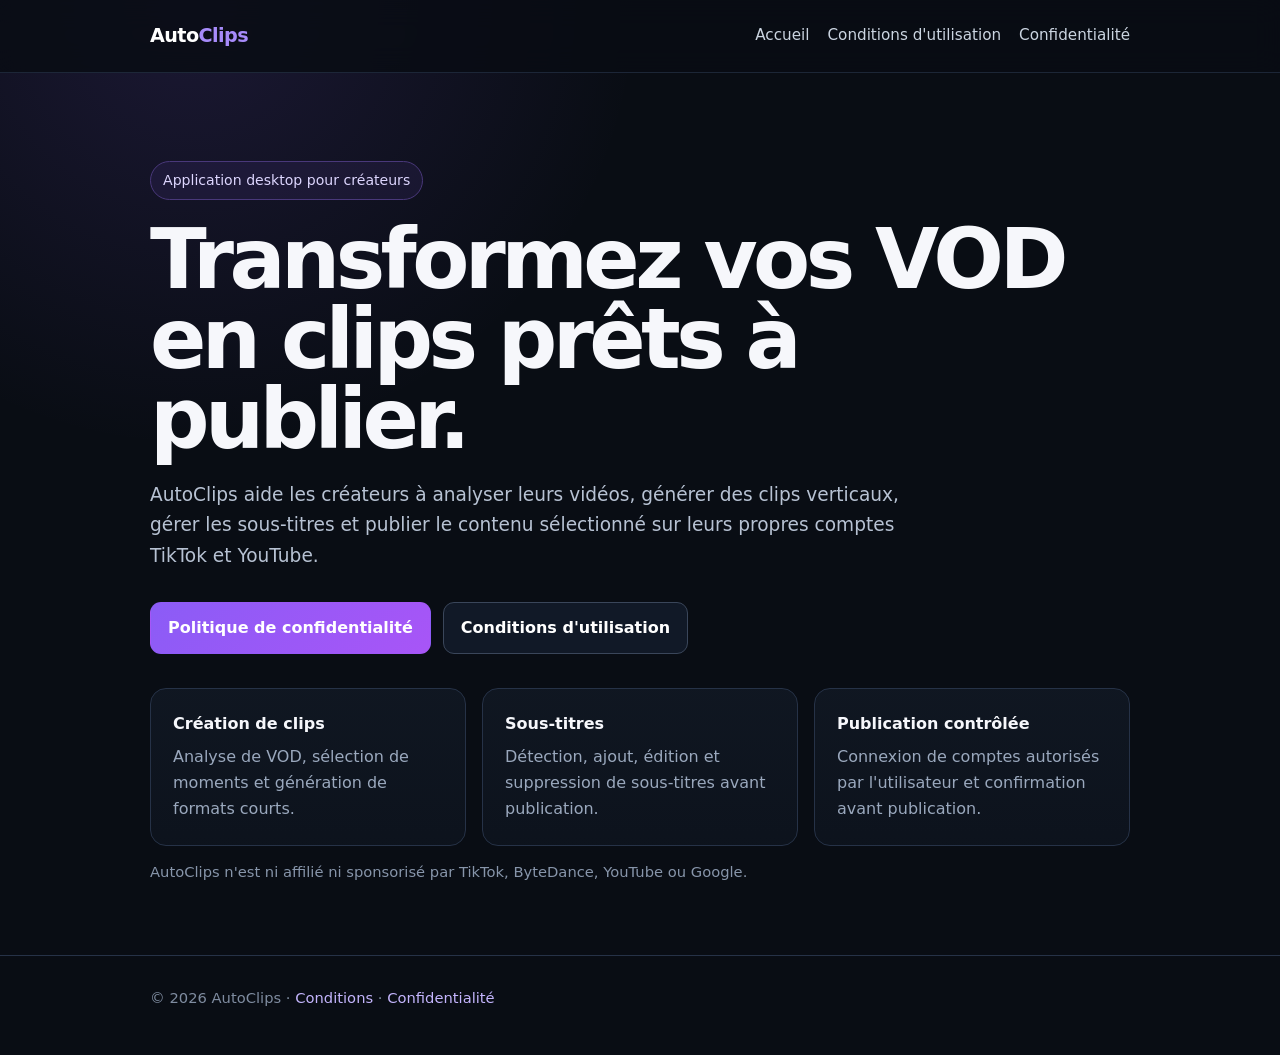
<file: index.html>
<!doctype html>
<html lang="fr">
<head>
  <meta charset="utf-8">
  <meta name="viewport" content="width=device-width, initial-scale=1">
  <title>AutoClips — Clips courts et publication simplifiée</title>
  <meta name="description" content="AutoClips transforme des VOD Twitch en clips courts verticaux et aide les créateurs à les publier sur leurs propres comptes.">
  <link rel="stylesheet" href="styles.css">
</head>
<body>
<header>
  <div class="container">
    <nav>
      <a class="brand" href="index.html">Auto<span>Clips</span></a>
      <div class="links">
        <a href="index.html">Accueil</a>
        <a href="terms.html">Conditions d'utilisation</a>
        <a href="privacy.html">Confidentialité</a>
      </div>
    </nav>
  </div>
</header>

<main>
  <section class="hero">
    <div class="container">
      <div class="badge">Application desktop pour créateurs</div>
      <h1>Transformez vos VOD en clips prêts à publier.</h1>
      <p class="lead">
        AutoClips aide les créateurs à analyser leurs vidéos, générer des clips verticaux,
        gérer les sous-titres et publier le contenu sélectionné sur leurs propres comptes
        TikTok et YouTube.
      </p>
      <div class="actions">
        <a class="btn primary" href="privacy.html">Politique de confidentialité</a>
        <a class="btn secondary" href="terms.html">Conditions d'utilisation</a>
      </div>

      <div class="grid">
        <div class="card">
          <strong>Création de clips</strong>
          <p>Analyse de VOD, sélection de moments et génération de formats courts.</p>
        </div>
        <div class="card">
          <strong>Sous-titres</strong>
          <p>Détection, ajout, édition et suppression de sous-titres avant publication.</p>
        </div>
        <div class="card">
          <strong>Publication contrôlée</strong>
          <p>Connexion de comptes autorisés par l'utilisateur et confirmation avant publication.</p>
        </div>
      </div>

      <p class="small">
        AutoClips n'est ni affilié ni sponsorisé par TikTok, ByteDance, YouTube ou Google.
      </p>
    </div>
  </section>
</main>

<footer>
  <div class="container">
    © 2026 AutoClips · <a href="terms.html">Conditions</a> · <a href="privacy.html">Confidentialité</a>
  </div>
</footer>
</body>
</html>
</file>
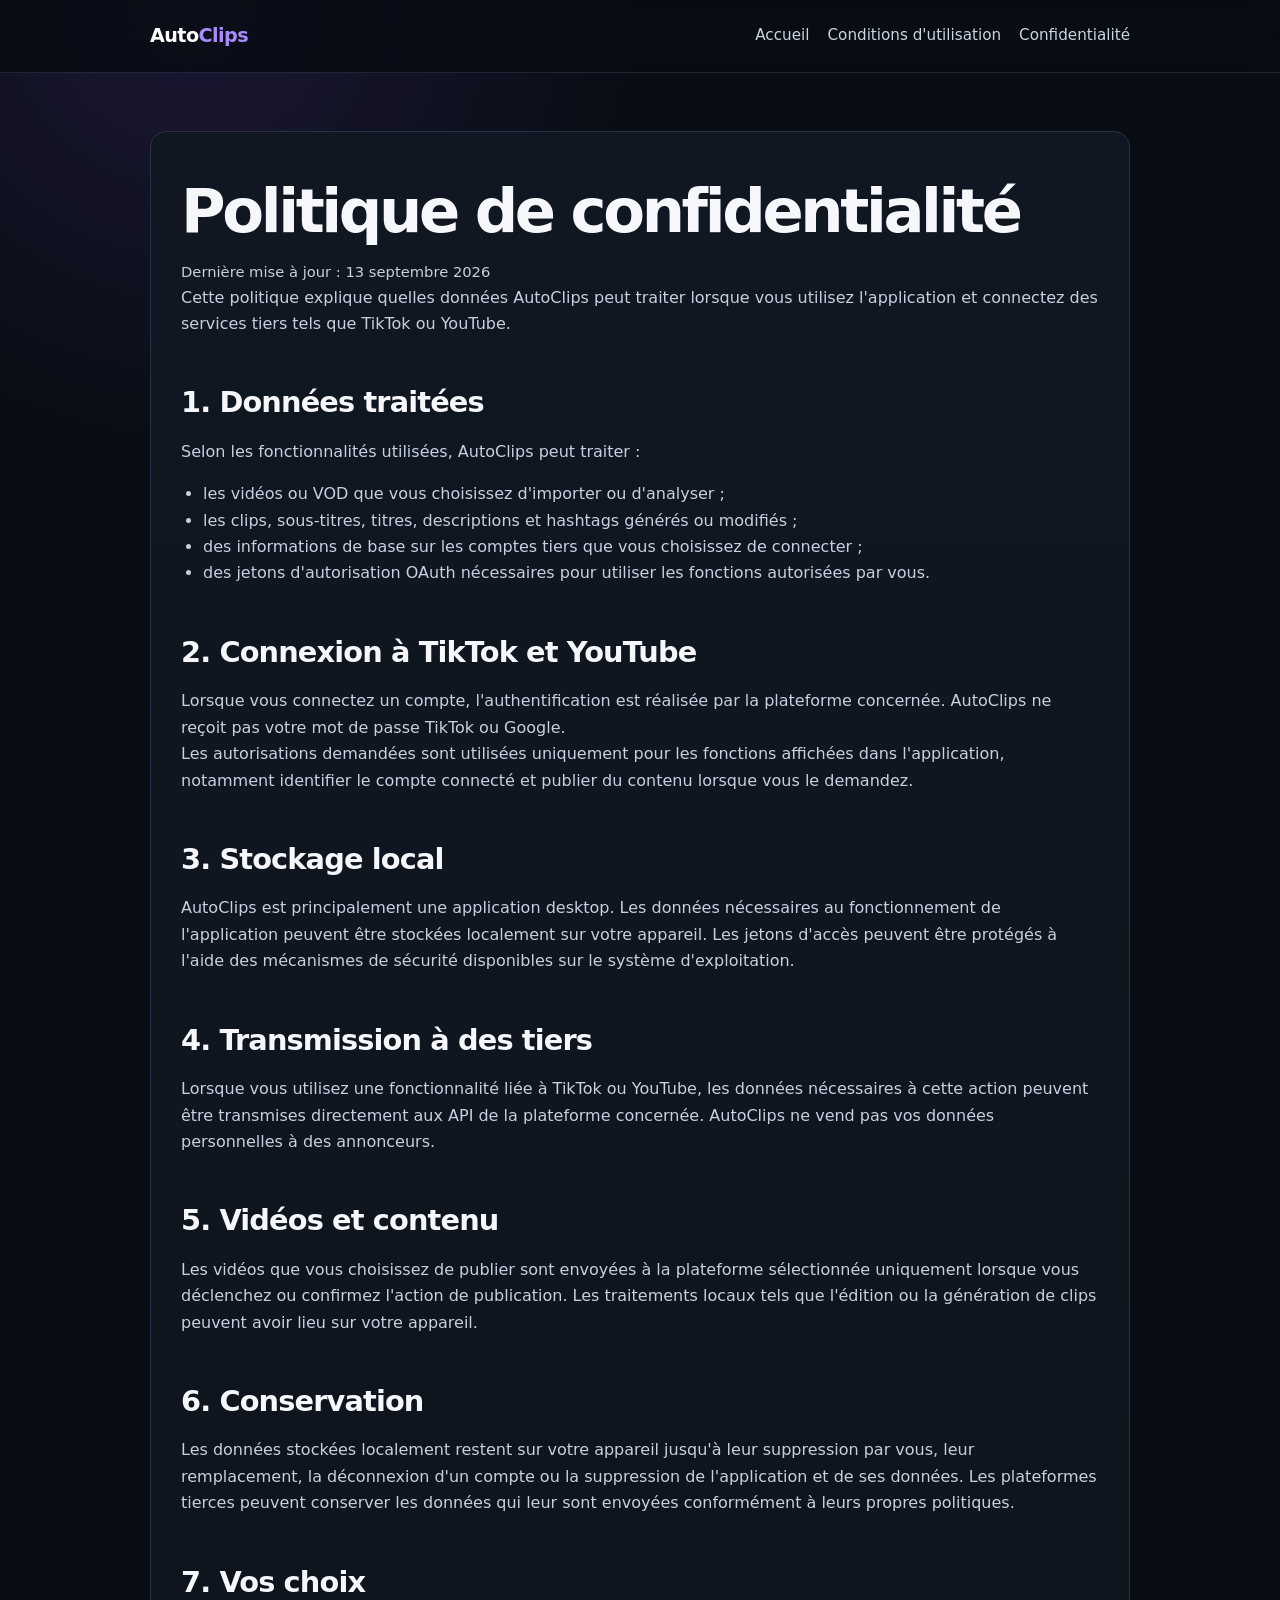
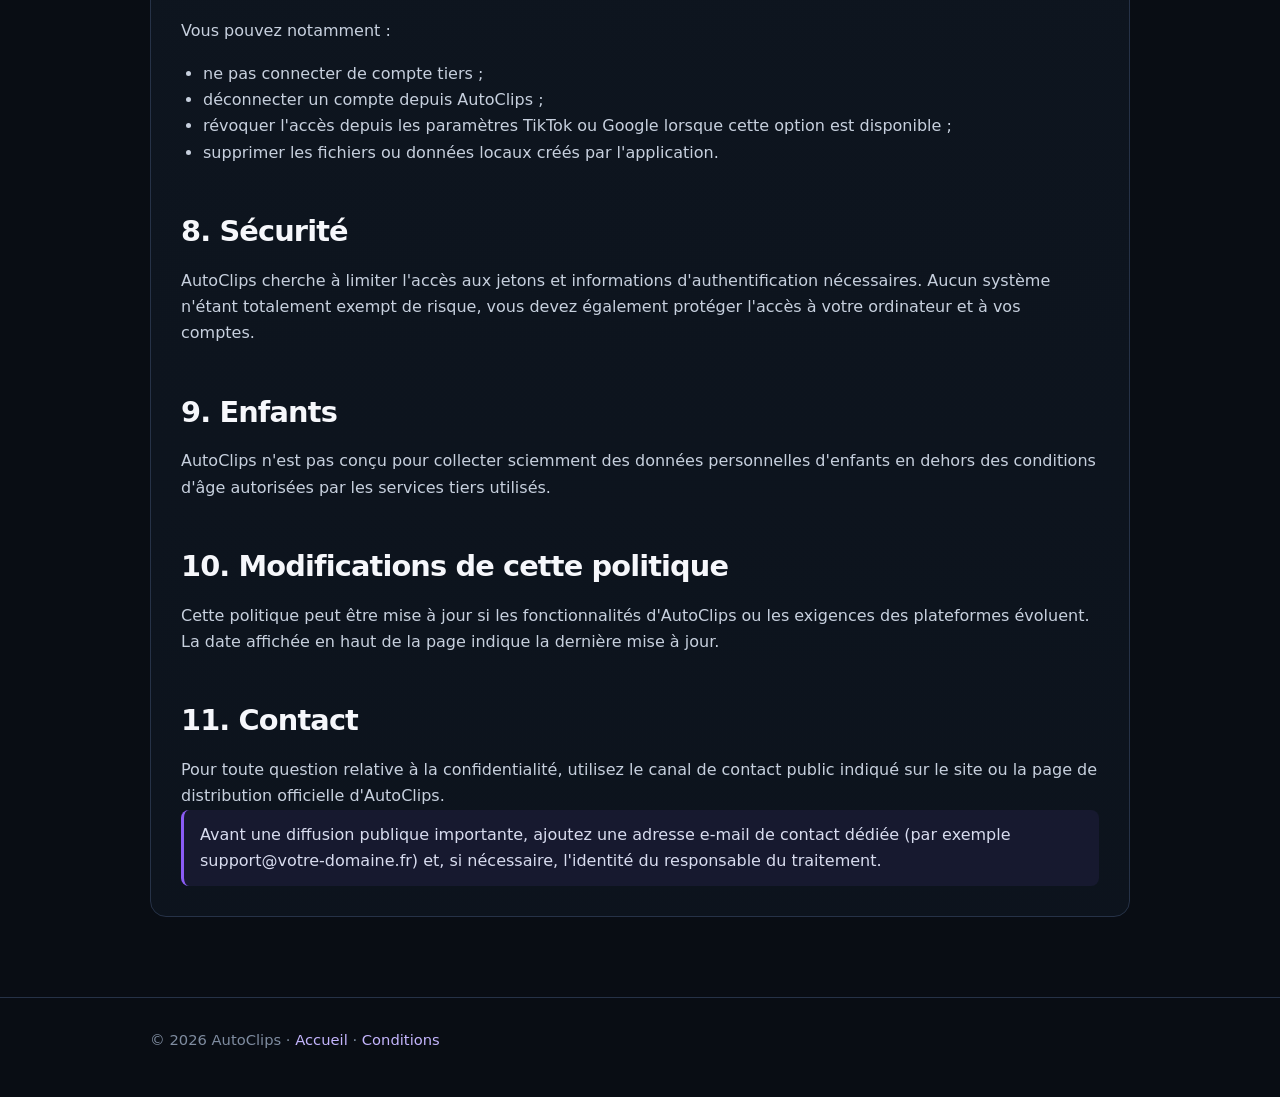
<file: privacy.html>
<!doctype html>
<html lang="fr">
<head>
  <meta charset="utf-8">
  <meta name="viewport" content="width=device-width, initial-scale=1">
  <title>Politique de confidentialité — AutoClips</title>
  <meta name="description" content="Politique de confidentialité d'AutoClips.">
  <link rel="stylesheet" href="styles.css">
</head>
<body>
<header>
  <div class="container">
    <nav>
      <a class="brand" href="index.html">Auto<span>Clips</span></a>
      <div class="links">
        <a href="index.html">Accueil</a>
        <a href="terms.html">Conditions d'utilisation</a>
        <a href="privacy.html">Confidentialité</a>
      </div>
    </nav>
  </div>
</header>

<main class="legal">
  <div class="container">
    <div class="card">
      <h1 style="font-size:clamp(2.2rem,5vw,3.8rem)">Politique de confidentialité</h1>
      <p class="small">Dernière mise à jour : 13 septembre 2026</p>

      <p>
        Cette politique explique quelles données AutoClips peut traiter lorsque vous utilisez
        l'application et connectez des services tiers tels que TikTok ou YouTube.
      </p>

      <h2>1. Données traitées</h2>
      <p>Selon les fonctionnalités utilisées, AutoClips peut traiter :</p>
      <ul>
        <li>les vidéos ou VOD que vous choisissez d'importer ou d'analyser ;</li>
        <li>les clips, sous-titres, titres, descriptions et hashtags générés ou modifiés ;</li>
        <li>des informations de base sur les comptes tiers que vous choisissez de connecter ;</li>
        <li>des jetons d'autorisation OAuth nécessaires pour utiliser les fonctions autorisées par vous.</li>
      </ul>

      <h2>2. Connexion à TikTok et YouTube</h2>
      <p>
        Lorsque vous connectez un compte, l'authentification est réalisée par la plateforme concernée.
        AutoClips ne reçoit pas votre mot de passe TikTok ou Google.
      </p>
      <p>
        Les autorisations demandées sont utilisées uniquement pour les fonctions affichées dans
        l'application, notamment identifier le compte connecté et publier du contenu lorsque vous le demandez.
      </p>

      <h2>3. Stockage local</h2>
      <p>
        AutoClips est principalement une application desktop. Les données nécessaires au fonctionnement
        de l'application peuvent être stockées localement sur votre appareil. Les jetons d'accès peuvent
        être protégés à l'aide des mécanismes de sécurité disponibles sur le système d'exploitation.
      </p>

      <h2>4. Transmission à des tiers</h2>
      <p>
        Lorsque vous utilisez une fonctionnalité liée à TikTok ou YouTube, les données nécessaires
        à cette action peuvent être transmises directement aux API de la plateforme concernée.
        AutoClips ne vend pas vos données personnelles à des annonceurs.
      </p>

      <h2>5. Vidéos et contenu</h2>
      <p>
        Les vidéos que vous choisissez de publier sont envoyées à la plateforme sélectionnée uniquement
        lorsque vous déclenchez ou confirmez l'action de publication. Les traitements locaux tels que
        l'édition ou la génération de clips peuvent avoir lieu sur votre appareil.
      </p>

      <h2>6. Conservation</h2>
      <p>
        Les données stockées localement restent sur votre appareil jusqu'à leur suppression par vous,
        leur remplacement, la déconnexion d'un compte ou la suppression de l'application et de ses données.
        Les plateformes tierces peuvent conserver les données qui leur sont envoyées conformément à leurs
        propres politiques.
      </p>

      <h2>7. Vos choix</h2>
      <p>Vous pouvez notamment :</p>
      <ul>
        <li>ne pas connecter de compte tiers ;</li>
        <li>déconnecter un compte depuis AutoClips ;</li>
        <li>révoquer l'accès depuis les paramètres TikTok ou Google lorsque cette option est disponible ;</li>
        <li>supprimer les fichiers ou données locaux créés par l'application.</li>
      </ul>

      <h2>8. Sécurité</h2>
      <p>
        AutoClips cherche à limiter l'accès aux jetons et informations d'authentification nécessaires.
        Aucun système n'étant totalement exempt de risque, vous devez également protéger l'accès à votre
        ordinateur et à vos comptes.
      </p>

      <h2>9. Enfants</h2>
      <p>
        AutoClips n'est pas conçu pour collecter sciemment des données personnelles d'enfants en dehors
        des conditions d'âge autorisées par les services tiers utilisés.
      </p>

      <h2>10. Modifications de cette politique</h2>
      <p>
        Cette politique peut être mise à jour si les fonctionnalités d'AutoClips ou les exigences des
        plateformes évoluent. La date affichée en haut de la page indique la dernière mise à jour.
      </p>

      <h2>11. Contact</h2>
      <p>
        Pour toute question relative à la confidentialité, utilisez le canal de contact public indiqué
        sur le site ou la page de distribution officielle d'AutoClips.
      </p>

      <div class="note">
        Avant une diffusion publique importante, ajoutez une adresse e-mail de contact dédiée
        (par exemple support@votre-domaine.fr) et, si nécessaire, l'identité du responsable du traitement.
      </div>
    </div>
  </div>
</main>

<footer>
  <div class="container">
    © 2026 AutoClips · <a href="index.html">Accueil</a> · <a href="terms.html">Conditions</a>
  </div>
</footer>
</body>
</html>
</file>
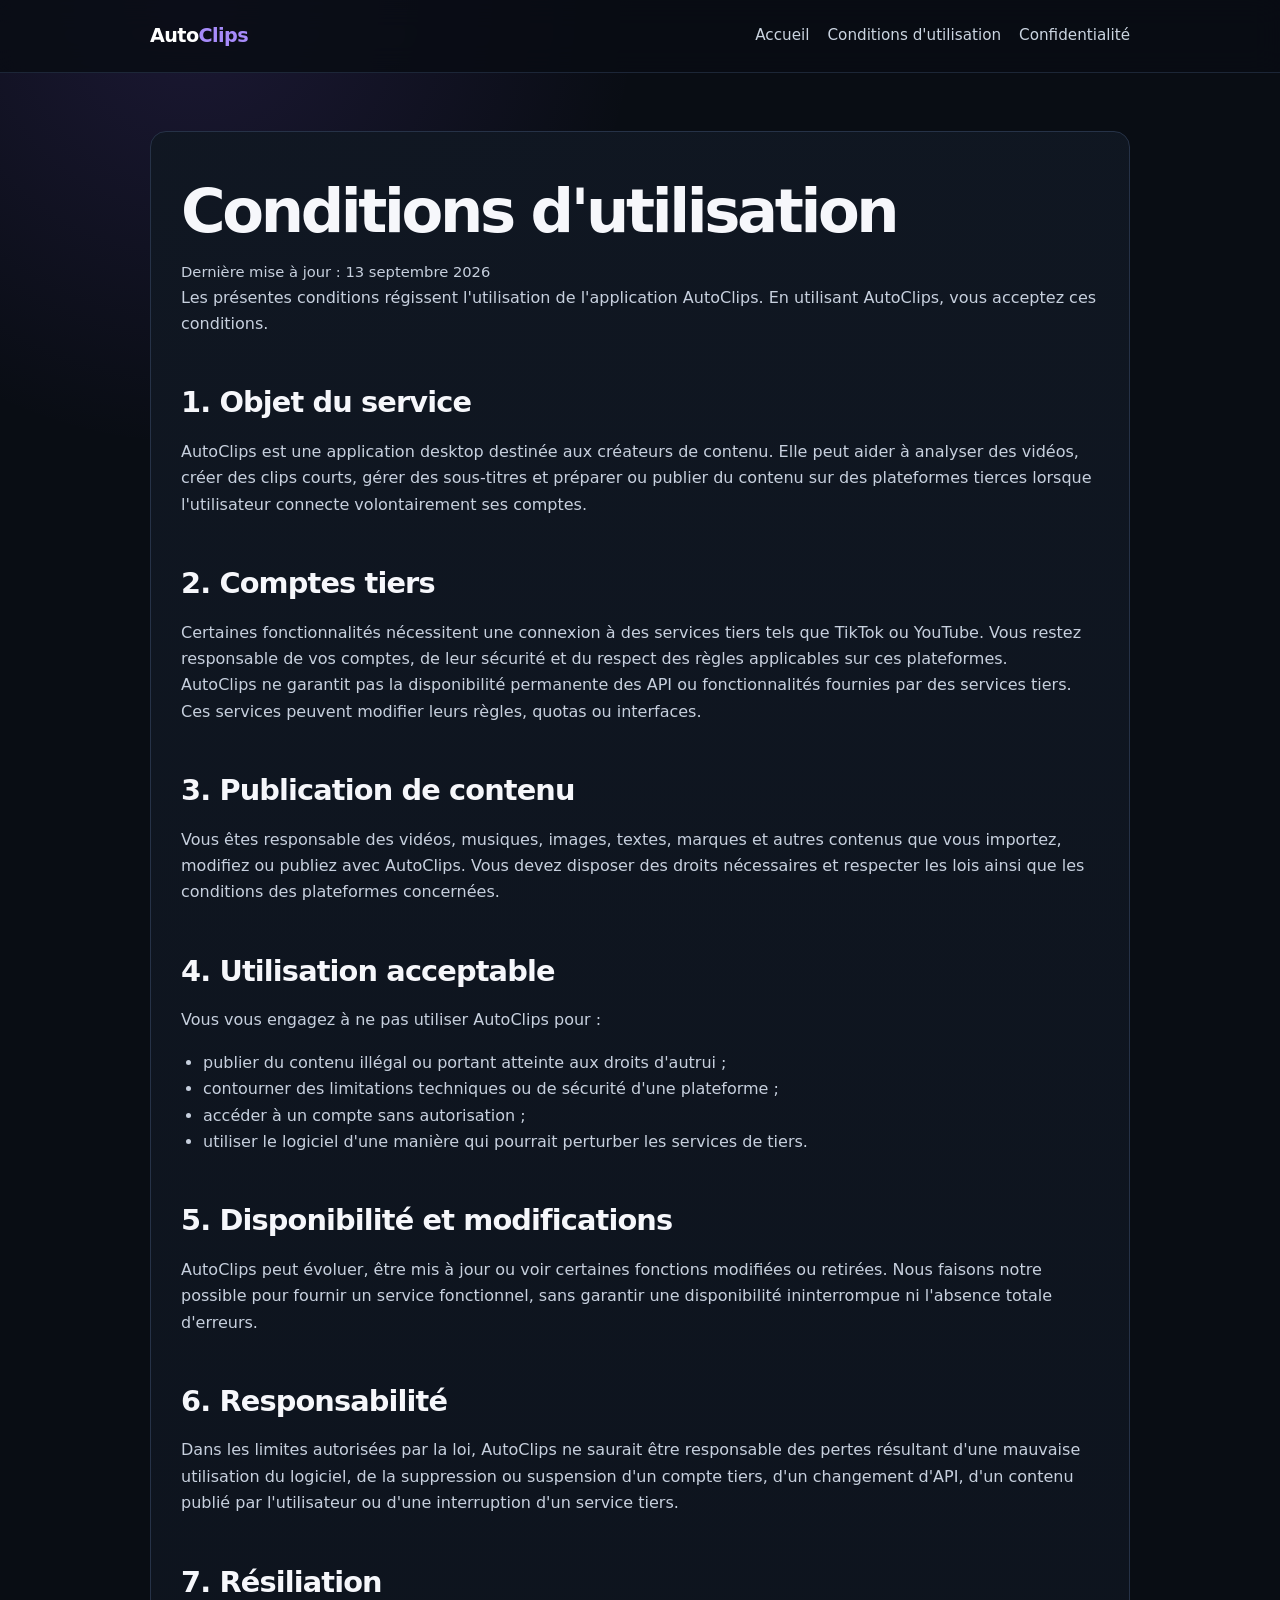
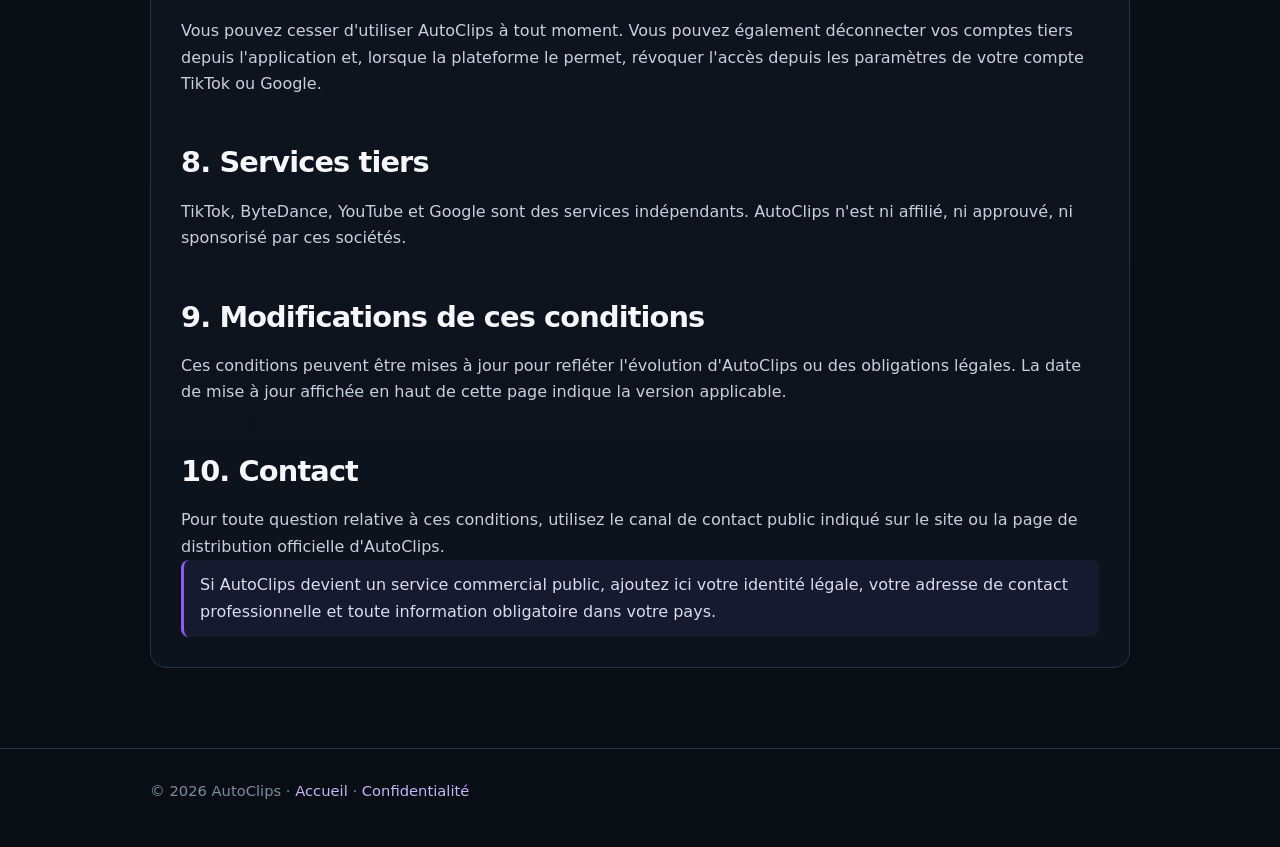
<file: terms.html>
<!doctype html>
<html lang="fr">
<head>
  <meta charset="utf-8">
  <meta name="viewport" content="width=device-width, initial-scale=1">
  <title>Conditions d'utilisation — AutoClips</title>
  <meta name="description" content="Conditions d'utilisation d'AutoClips.">
  <link rel="stylesheet" href="styles.css">
</head>
<body>
<header>
  <div class="container">
    <nav>
      <a class="brand" href="index.html">Auto<span>Clips</span></a>
      <div class="links">
        <a href="index.html">Accueil</a>
        <a href="terms.html">Conditions d'utilisation</a>
        <a href="privacy.html">Confidentialité</a>
      </div>
    </nav>
  </div>
</header>

<main class="legal">
  <div class="container">
    <div class="card">
      <h1 style="font-size:clamp(2.2rem,5vw,3.8rem)">Conditions d'utilisation</h1>
      <p class="small">Dernière mise à jour : 13 septembre 2026</p>

      <p>
        Les présentes conditions régissent l'utilisation de l'application AutoClips.
        En utilisant AutoClips, vous acceptez ces conditions.
      </p>

      <h2>1. Objet du service</h2>
      <p>
        AutoClips est une application desktop destinée aux créateurs de contenu. Elle peut aider
        à analyser des vidéos, créer des clips courts, gérer des sous-titres et préparer ou publier
        du contenu sur des plateformes tierces lorsque l'utilisateur connecte volontairement ses comptes.
      </p>

      <h2>2. Comptes tiers</h2>
      <p>
        Certaines fonctionnalités nécessitent une connexion à des services tiers tels que TikTok
        ou YouTube. Vous restez responsable de vos comptes, de leur sécurité et du respect des règles
        applicables sur ces plateformes.
      </p>
      <p>
        AutoClips ne garantit pas la disponibilité permanente des API ou fonctionnalités fournies
        par des services tiers. Ces services peuvent modifier leurs règles, quotas ou interfaces.
      </p>

      <h2>3. Publication de contenu</h2>
      <p>
        Vous êtes responsable des vidéos, musiques, images, textes, marques et autres contenus que
        vous importez, modifiez ou publiez avec AutoClips. Vous devez disposer des droits nécessaires
        et respecter les lois ainsi que les conditions des plateformes concernées.
      </p>

      <h2>4. Utilisation acceptable</h2>
      <p>Vous vous engagez à ne pas utiliser AutoClips pour :</p>
      <ul>
        <li>publier du contenu illégal ou portant atteinte aux droits d'autrui ;</li>
        <li>contourner des limitations techniques ou de sécurité d'une plateforme ;</li>
        <li>accéder à un compte sans autorisation ;</li>
        <li>utiliser le logiciel d'une manière qui pourrait perturber les services de tiers.</li>
      </ul>

      <h2>5. Disponibilité et modifications</h2>
      <p>
        AutoClips peut évoluer, être mis à jour ou voir certaines fonctions modifiées ou retirées.
        Nous faisons notre possible pour fournir un service fonctionnel, sans garantir une disponibilité
        ininterrompue ni l'absence totale d'erreurs.
      </p>

      <h2>6. Responsabilité</h2>
      <p>
        Dans les limites autorisées par la loi, AutoClips ne saurait être responsable des pertes
        résultant d'une mauvaise utilisation du logiciel, de la suppression ou suspension d'un compte tiers,
        d'un changement d'API, d'un contenu publié par l'utilisateur ou d'une interruption d'un service tiers.
      </p>

      <h2>7. Résiliation</h2>
      <p>
        Vous pouvez cesser d'utiliser AutoClips à tout moment. Vous pouvez également déconnecter vos comptes
        tiers depuis l'application et, lorsque la plateforme le permet, révoquer l'accès depuis les paramètres
        de votre compte TikTok ou Google.
      </p>

      <h2>8. Services tiers</h2>
      <p>
        TikTok, ByteDance, YouTube et Google sont des services indépendants. AutoClips n'est ni affilié,
        ni approuvé, ni sponsorisé par ces sociétés.
      </p>

      <h2>9. Modifications de ces conditions</h2>
      <p>
        Ces conditions peuvent être mises à jour pour refléter l'évolution d'AutoClips ou des obligations
        légales. La date de mise à jour affichée en haut de cette page indique la version applicable.
      </p>

      <h2>10. Contact</h2>
      <p>
        Pour toute question relative à ces conditions, utilisez le canal de contact public indiqué
        sur le site ou la page de distribution officielle d'AutoClips.
      </p>

      <div class="note">
        Si AutoClips devient un service commercial public, ajoutez ici votre identité légale,
        votre adresse de contact professionnelle et toute information obligatoire dans votre pays.
      </div>
    </div>
  </div>
</main>

<footer>
  <div class="container">
    © 2026 AutoClips · <a href="index.html">Accueil</a> · <a href="privacy.html">Confidentialité</a>
  </div>
</footer>
</body>
</html>
</file>
<file: styles.css>
:root{
  --bg:#090d14;
  --panel:#101722;
  --panel2:#0d131d;
  --text:#f6f7fb;
  --muted:#9aa8bd;
  --line:#263247;
  --accent:#8b5cf6;
  --accent2:#a855f7;
  --max:980px;
}
*{box-sizing:border-box}
html{scroll-behavior:smooth}
body{
  margin:0;
  font-family:Inter,ui-sans-serif,system-ui,-apple-system,BlinkMacSystemFont,"Segoe UI",sans-serif;
  background:
    radial-gradient(circle at 15% 0%, rgba(139,92,246,.14), transparent 28rem),
    var(--bg);
  color:var(--text);
  line-height:1.65;
}
a{color:#c4b5fd;text-decoration:none}
a:hover{text-decoration:underline}
.container{width:min(var(--max),calc(100% - 36px));margin:auto}
header{
  position:sticky;top:0;z-index:20;
  background:rgba(9,13,20,.84);
  backdrop-filter:blur(14px);
  border-bottom:1px solid rgba(38,50,71,.7)
}
nav{height:72px;display:flex;align-items:center;justify-content:space-between;gap:20px}
.brand{font-weight:900;letter-spacing:-.03em;font-size:1.2rem;color:white}
.brand span{color:#a78bfa}
.links{display:flex;gap:18px;flex-wrap:wrap;justify-content:flex-end}
.links a{color:#cbd5e1;font-size:.95rem}
.hero{padding:88px 0 56px}
.badge{
  display:inline-flex;align-items:center;gap:8px;
  padding:7px 12px;border:1px solid #49387a;border-radius:999px;
  background:rgba(139,92,246,.08);color:#ddd6fe;font-size:.88rem
}
h1{font-size:clamp(2.5rem,7vw,5.2rem);line-height:.96;letter-spacing:-.055em;margin:20px 0}
h2{font-size:1.8rem;letter-spacing:-.03em;margin:42px 0 12px}
h3{font-size:1.15rem;margin-top:30px}
.lead{font-size:1.16rem;color:#b7c2d3;max-width:760px}
.actions{display:flex;gap:12px;flex-wrap:wrap;margin-top:30px}
.btn{
  display:inline-flex;align-items:center;justify-content:center;
  padding:12px 17px;border-radius:11px;font-weight:800;
  border:1px solid #3a465a
}
.btn.primary{background:linear-gradient(135deg,var(--accent),var(--accent2));color:white;border-color:transparent}
.btn.secondary{background:#111927;color:white}
.grid{display:grid;grid-template-columns:repeat(3,1fr);gap:16px;margin:34px 0 10px}
.card{
  background:linear-gradient(180deg,rgba(16,23,34,.96),rgba(13,19,29,.96));
  border:1px solid var(--line);border-radius:16px;padding:22px
}
.card strong{display:block;margin-bottom:6px}
.card p{color:var(--muted);margin:0}
main.legal{padding:58px 0 80px}
.legal .card{padding:30px}
.legal p,.legal li{color:#c7d0de}
.legal ul{padding-left:22px}
.note{border-left:3px solid #8b5cf6;padding:12px 16px;background:rgba(139,92,246,.08);border-radius:8px;color:#d8dcef}
footer{border-top:1px solid var(--line);padding:30px 0 44px;color:#7f8ca0;font-size:.92rem}
.small{font-size:.92rem;color:#8795aa}
code{background:#151e2c;padding:2px 6px;border-radius:6px;color:#ddd6fe}
@media(max-width:760px){
  .grid{grid-template-columns:1fr}
  nav{height:auto;padding:16px 0;align-items:flex-start}
  .links{gap:10px 14px}
  .hero{padding-top:58px}
}
</file>
